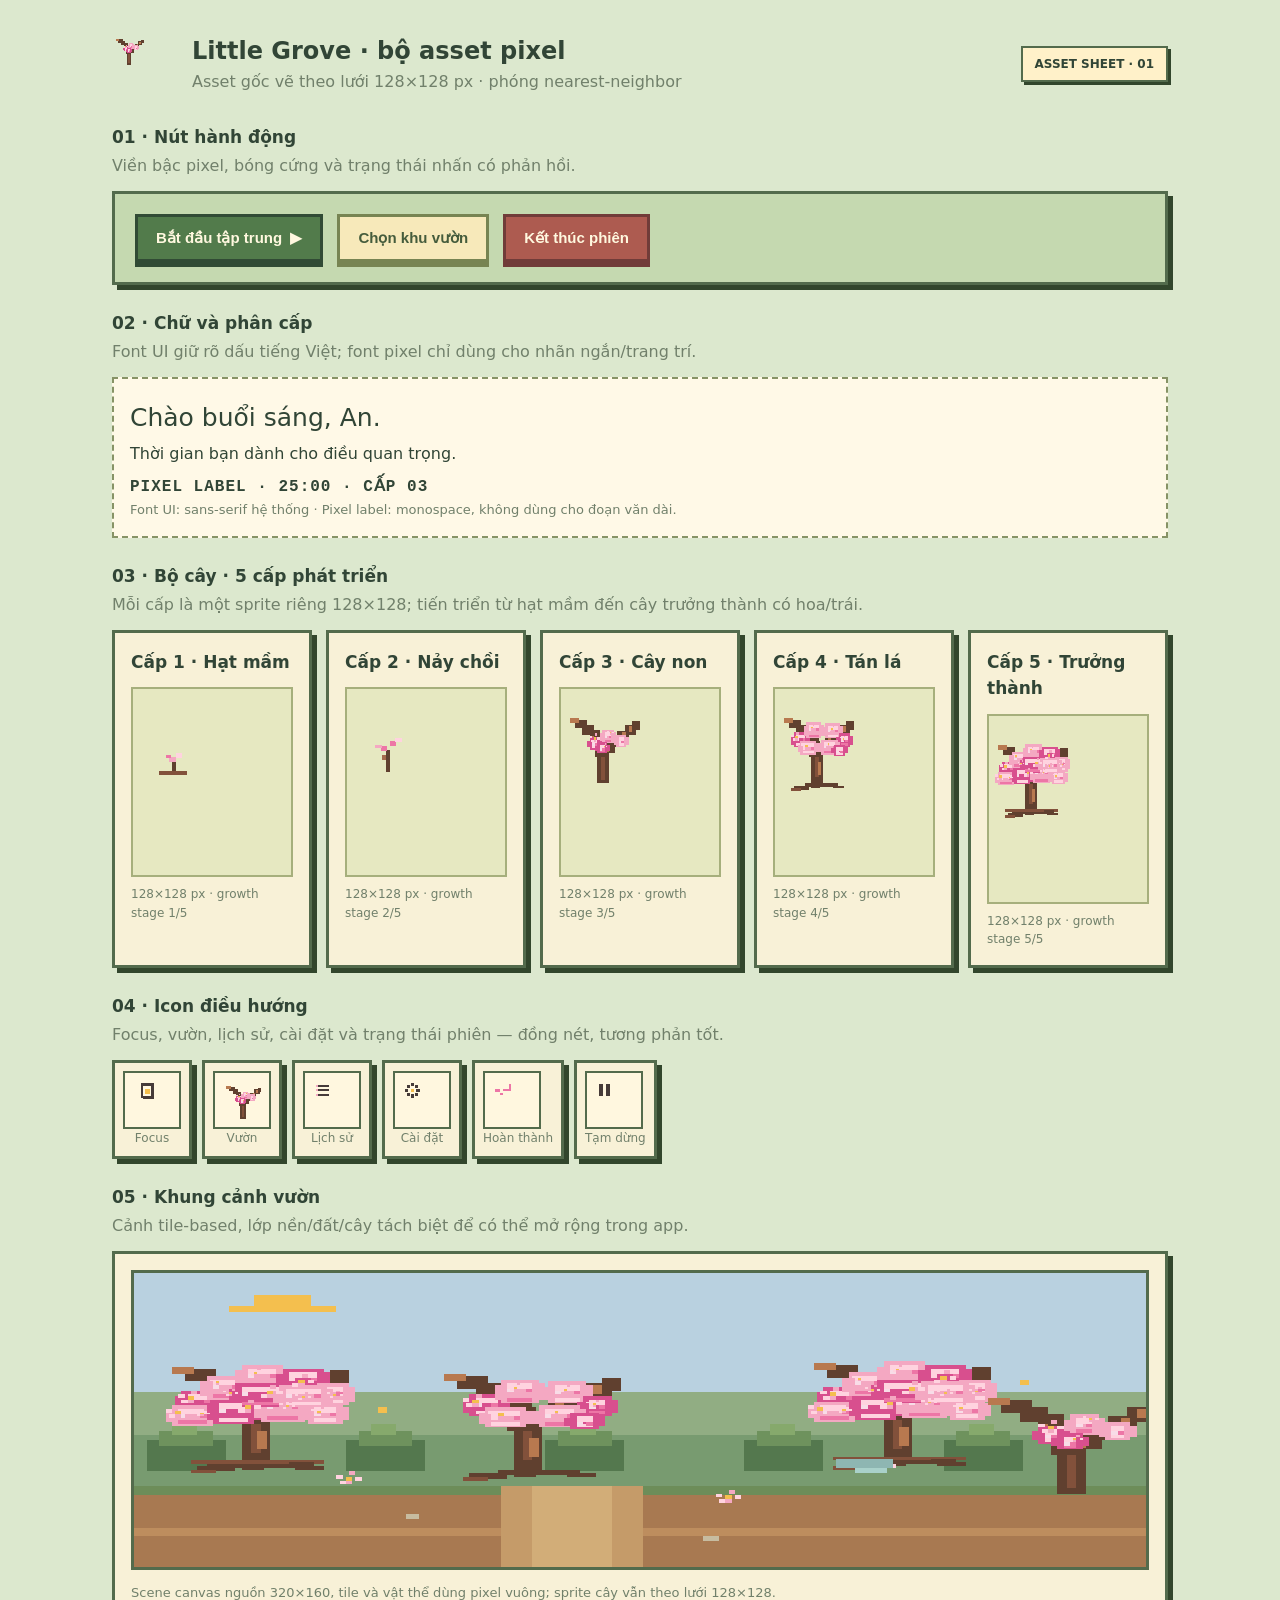
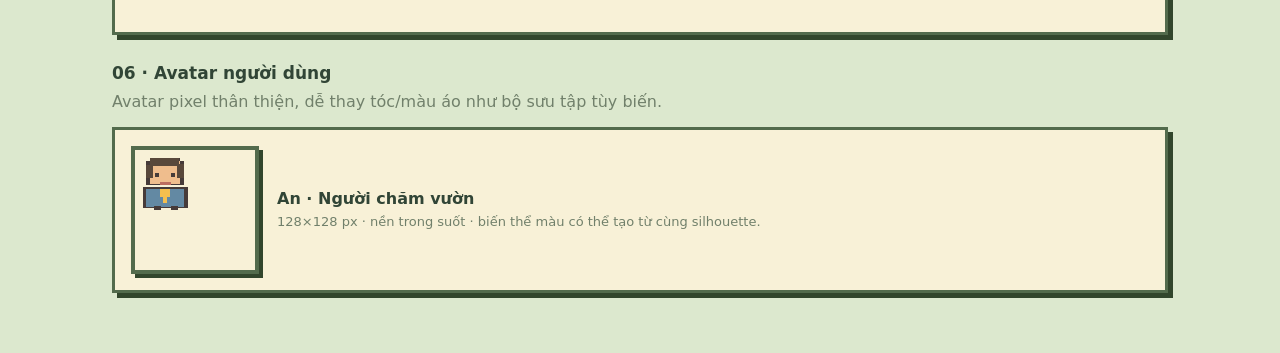
<file: design/demo/index.html>
<!doctype html>
<html lang="vi"><head><meta charset="utf-8"><meta name="viewport" content="width=device-width,initial-scale=1"><title>Little Grove · Pixel Asset Kit</title>
<style>
:root{--bg:#dce8ce;--card:#f8f1d7;--ink:#314536;--muted:#71806b;--line:#536b4c;--leaf:#59854e;--leaf2:#86ad61;--soil:#996445;--sun:#edc86b;--pink:#d78378;--shadow:#32462c}*{box-sizing:border-box}body{margin:0;background:var(--bg);color:var(--ink);font:16px/1.55 "Trebuchet MS",system-ui,sans-serif}.wrap{max-width:1100px;margin:auto;padding:32px 22px 60px}.top{display:flex;align-items:center;gap:16px;margin-bottom:28px}.top h1{font-size:24px;margin:0}.top p{margin:0;color:var(--muted)}.logo{width:64px;height:64px;image-rendering:pixelated}.tag{margin-left:auto;background:#fff1c9;border:2px solid var(--line);padding:7px 12px;font-weight:800;font-size:12px;box-shadow:3px 3px 0 var(--shadow)}h2{font-size:17px;margin:0 0 4px}section{margin-top:25px}.intro{color:var(--muted);margin:0 0 12px}.grid{display:grid;grid-template-columns:repeat(auto-fit,minmax(190px,1fr));gap:14px}.card{background:var(--card);border:3px solid var(--line);box-shadow:5px 5px 0 var(--shadow);padding:16px}.spritebox{background:#e6e8c1;border:2px solid #a6af7c;display:grid;place-items:center;min-height:190px;margin:12px 0 8px}.sprite{width:160px;height:160px;image-rendering:pixelated;image-rendering:crisp-edges}.meta{font-size:12px;color:var(--muted)}.buttons{display:flex;gap:14px;align-items:center;flex-wrap:wrap;padding:20px;background:#c5d9b0;border:3px solid var(--line);box-shadow:5px 5px 0 var(--shadow)}.btn{font:700 15px "Trebuchet MS",sans-serif;padding:12px 18px;min-height:48px;color:#fff8df;background:#527b4b;border:3px solid #314b35;box-shadow:0 5px 0 #314b35;cursor:pointer}.btn:hover{transform:translateY(-2px);box-shadow:0 7px 0 #314b35}.btn:active{transform:translateY(3px);box-shadow:0 2px 0 #314b35}.btn.secondary{background:#f7e9ba;color:#455c3c;border-color:#778452;box-shadow:0 5px 0 #778452}.btn.danger{background:#ad5b50;border-color:#713c39;box-shadow:0 5px 0 #713c39}.fontdemo{padding:16px;background:#fff9e7;border:2px dashed #879366}.pixeltype{font-family:"Courier New",monospace;font-weight:bold;letter-spacing:1px}.sample{font-size:25px;margin:4px 0}.iconrow{display:flex;gap:10px;flex-wrap:wrap}.icon{width:58px;height:58px;background:#fff7df;border:2px solid var(--line);display:grid;place-items:center}.icon canvas{width:40px;height:40px;image-rendering:pixelated}.garden{height:300px;width:100%;display:block;image-rendering:pixelated;border:3px solid var(--line)}.avatarrow{display:flex;gap:18px;align-items:center}.avatar{width:128px;height:128px;image-rendering:pixelated;border:4px solid var(--line);box-shadow:4px 4px 0 var(--shadow)}.note{font-size:13px;color:var(--muted)}@media(max-width:540px){.wrap{padding:20px 14px}.tag{display:none}.grid{grid-template-columns:repeat(2,minmax(0,1fr))}.card{padding:11px}.garden{height:210px}}
</style></head><body><main class="wrap">
<header class="top"><canvas id="brand" class="logo" width="128" height="128" aria-label="Little Grove pixel mark"></canvas><div><h1>Little Grove · bộ asset pixel</h1><p>Asset gốc vẽ theo lưới 128×128 px · phóng nearest-neighbor</p></div><span class="tag">ASSET SHEET · 01</span></header>
<section><h2>01 · Nút hành động</h2><p class="intro">Viền bậc pixel, bóng cứng và trạng thái nhấn có phản hồi.</p><div class="buttons"><button class="btn">Bắt đầu tập trung&nbsp; ▶</button><button class="btn secondary">Chọn khu vườn</button><button class="btn danger">Kết thúc phiên</button></div></section>
<section><h2>02 · Chữ và phân cấp</h2><p class="intro">Font UI giữ rõ dấu tiếng Việt; font pixel chỉ dùng cho nhãn ngắn/trang trí.</p><div class="fontdemo"><div class="sample">Chào buổi sáng, An.</div><div>Thời gian bạn dành cho điều quan trọng.</div><div class="pixeltype" style="margin-top:8px">PIXEL LABEL · 25:00 · CẤP 03</div><div class="note">Font UI: sans-serif hệ thống · Pixel label: monospace, không dùng cho đoạn văn dài.</div></div></section>
<section><h2>03 · Bộ cây · 5 cấp phát triển</h2><p class="intro">Mỗi cấp là một sprite riêng 128×128; tiến triển từ hạt mầm đến cây trưởng thành có hoa/trái.</p><div class="grid" id="stages"></div></section>
<section><h2>04 · Icon điều hướng</h2><p class="intro">Focus, vườn, lịch sử, cài đặt và trạng thái phiên — đồng nét, tương phản tốt.</p><div class="iconrow" id="icons"></div></section>
<section><h2>05 · Khung cảnh vườn</h2><p class="intro">Cảnh tile-based, lớp nền/đất/cây tách biệt để có thể mở rộng trong app.</p><div class="card"><canvas id="garden" class="garden" width="320" height="160" aria-label="Khung cảnh khu vườn pixel"></canvas><p class="note">Scene canvas nguồn 320×160, tile và vật thể dùng pixel vuông; sprite cây vẫn theo lưới 128×128.</p></div></section>
<section><h2>06 · Avatar người dùng</h2><p class="intro">Avatar pixel thân thiện, dễ thay tóc/màu áo như bộ sưu tập tùy biến.</p><div class="card avatarrow"><canvas id="avatar" class="avatar" width="128" height="128" aria-label="Avatar người dùng pixel"></canvas><div><b>An · Người chăm vườn</b><div class="note">128×128 px · nền trong suốt · biến thể màu có thể tạo từ cùng silhouette.</div></div></div></section>
</main><script>

const C={outline:'#463b39',leaf:'#ed76a6',leaf2:'#f4a8c2',leaf3:'#ffd3df',leaf4:'#d84f8e',leaf5:'#f8dce7',soil:'#60402f',soil2:'#82513b',sun:'#f4bf4e',pink:'#ed76a6',skin:'#efbd8d',hair:'#59483b',shirt:'#6389a3',dark:'#553b35',sky:'#b9d1e0',water:'#8eb6b2'};
function px(ctx,x,y,w,h,c){const q=1;ctx.fillStyle=c;ctx.fillRect(Math.round(x*q),Math.round(y*q),Math.max(1,Math.round(w*q)),Math.max(1,Math.round(h*q)))}function canvas(id,fn){const c=document.getElementById(id),x=c.getContext('2d');x.imageSmoothingEnabled=false;fn(x,c)}
function blossom(x,cx,cy,s=1){px(x,cx-3*s,cy-1*s,2*s,2*s,C.leaf3);px(x,cx+1*s,cy-3*s,2*s,2*s,C.leaf2);px(x,cx+3*s,cy,2*s,2*s,C.leaf3);px(x,cx,cy+2*s,2*s,2*s,C.leaf2);px(x,cx-2*s,cy+2*s,2*s,2*s,C.leaf3);px(x,cx,cy,2*s,2*s,C.sun)}
function branch(x,ox,oy,stage){const t=C.soil,mid='#82513b',lit='#b8794f';px(x,ox+29,oy+39,9,26,t);px(x,ox+32,oy+40,3,22,mid);px(x,ox+27,oy+31,9,13,t);px(x,ox+28,oy+26,7,9,t);px(x,ox+23,oy+22,8,8,t);px(x,ox+17,oy+18,9,8,t);px(x,ox+11,oy+14,10,7,t);px(x,ox+7,oy+13,7,4,lit);px(x,ox+34,oy+33,9,8,t);px(x,ox+40,oy+28,9,8,t);px(x,ox+45,oy+23,9,8,t);px(x,ox+51,oy+18,9,8,t);px(x,ox+57,oy+15,6,7,t);px(x,ox+35,oy+35,3,5,lit);px(x,ox+42,oy+29,3,5,lit);px(x,ox+49,oy+24,3,5,lit);px(x,ox+54,oy+19,3,5,lit);px(x,ox+27,oy+34,3,5,lit);px(x,ox+23,oy+27,3,4,lit);if(stage>=3){px(x,ox+29,oy+60,7,9,t);px(x,ox+24,oy+65,15,3,t);px(x,ox+15,oy+67,12,3,t);px(x,ox+13,oy+69,8,2,mid);px(x,ox+37,oy+65,13,3,t);px(x,ox+46,oy+67,9,2,t);px(x,ox+34,oy+48,3,10,lit)}}
function crown(x,ox,oy,stage){const clusters=stage===2?[[21,28,12,10],[31,22,13,11],[42,26,12,10],[27,32,12,9]]:stage===3?[[13,24,15,12],[23,16,16,13],[38,17,16,12],[49,25,13,11],[18,31,17,11],[35,30,17,12],[45,34,13,9]]:[[8,26,15,12],[16,18,16,13],[27,12,17,14],[40,14,17,13],[51,22,14,12],[5,34,17,11],[18,31,17,13],[33,29,18,14],[48,33,15,11],[25,22,20,13],[39,23,19,12]];clusters.forEach(([cx,cy,w,h],i)=>{const base=i%3===0?C.leaf4:C.leaf2;px(x,ox+cx+2,oy+cy,w-4,h,base);px(x,ox+cx,oy+cy+3,3,h-5,base);px(x,ox+cx+w-3,oy+cy+2,3,h-4,base);px(x,ox+cx+4,oy+cy+2,w-8,3,C.leaf3);px(x,ox+cx+4,oy+cy+h-3,w-8,2,i%2?C.leaf:C.leaf3);px(x,ox+cx+4,oy+cy+5,2,2,C.leaf5);px(x,ox+cx+w-6,oy+cy+5,2,2,C.leaf)});const flowers=stage===2?[[26,28],[39,24],[34,35]]:stage===3?[[16,27],[29,20],[45,21],[24,34],[42,33],[54,29]]:[[12,29],[21,21],[33,16],[47,20],[58,28],[16,38],[30,34],[43,34],[53,37],[37,26],[25,27],[48,29],[8,37]];flowers.forEach(([fx,fy],i)=>blossom(x,ox+fx,oy+fy,i%3===0?1:0.7))}
function plant(x,stage,ox=0,oy=0){if(stage===0){px(x,ox+31,oy+47,3,8,C.soil);px(x,ox+29,oy+44,5,4,C.leaf2);px(x,ox+34,oy+41,5,4,C.leaf3);px(x,ox+26,oy+42,4,3,C.leaf);px(x,ox+21,oy+55,22,3,C.soil2);return}if(stage===1){px(x,ox+31,oy+38,3,18,C.soil);px(x,ox+27,oy+35,5,4,C.leaf);px(x,ox+22,oy+34,6,3,C.leaf2);px(x,ox+34,oy+31,5,4,C.leaf);px(x,ox+38,oy+29,6,3,C.leaf3);px(x,ox+28,oy+42,3,4,'#a66b4d');return}branch(x,ox,oy,stage);crown(x,ox,oy,stage);if(stage===4){px(x,ox+13,oy+64,42,2,C.soil2);px(x,ox+18,oy+66,7,2,C.soil);px(x,ox+44,oy+65,8,2,C.soil)}}const names=['Hạt mầm','Nảy chồi','Cây non','Tán lá','Trưởng thành'];document.getElementById('stages').innerHTML=names.map((n,i)=>`<article class="card"><h2>Cấp ${i+1} · ${n}</h2><div class="spritebox"><canvas class="sprite" width="128" height="128" id="tree${i}"></canvas></div><div class="meta">128×128 px · growth stage ${i+1}/5</div></article>`).join('');names.forEach((_,i)=>canvas('tree'+i,x=>{x.clearRect(0,0,128,128);plant(x,i)}));
canvas('brand',x=>{x.clearRect(0,0,128,128);plant(x,2)});
const iconNames=['Focus','Vườn','Lịch sử','Cài đặt','Hoàn thành','Tạm dừng'];document.getElementById('icons').innerHTML=iconNames.map((n,i)=>`<div class="card" style="padding:8px;text-align:center"><div class="icon"><canvas width="64" height="64" id="ico${i}"></canvas></div><div class="meta">${n}</div></div>`).join('');iconNames.forEach((_,i)=>canvas('ico'+i,x=>{const k=C.outline;if(i===0){px(x,14,5,4,23,k);px(x,18,5,17,4,k);px(x,18,26,17,4,k);px(x,31,9,4,16,k);px(x,21,14,8,8,C.sun)}if(i===1){plant(x,2,0,-3)}if(i===2){[8,15,22].forEach(y=>{px(x,6,y,21,3,k);px(x,6,y,3,3,C.leaf2)})}if(i===3){for(let a=0;a<8;a++){let t=a*Math.PI/4;px(x,14+Math.round(Math.cos(t)*9),14+Math.round(Math.sin(t)*9),5,5,k)}px(x,14,14,5,5,C.sun)}if(i===4){px(x,5,15,8,4,C.leaf);px(x,12,20,5,4,C.leaf);px(x,17,14,14,4,C.leaf);px(x,27,7,4,9,C.leaf)}if(i===5){px(x,8,7,6,19,k);px(x,19,7,6,19,k)}}));
canvas('garden',x=>{x.fillStyle=C.sky;x.fillRect(0,0,320,160);px(x,30,18,34,3,C.sun);px(x,38,12,18,6,C.sun);px(x,0,65,320,35,'#91ad83');px(x,0,88,320,34,'#789b70');px(x,0,116,320,44,'#a87951');px(x,0,116,320,5,'#6d8d59');px(x,0,139,320,4,'#bd8d5e');px(x,116,116,45,44,'#c59b69');px(x,126,116,25,44,'#d2ad78');for(let i=0;i<5;i++){let xx=4+i*63;px(x,xx,91,25,17,'#54784e');px(x,xx+4,86,17,8,'#6e925d');px(x,xx+8,82,8,6,'#86a96c')}plant(x,4,5,38);plant(x,3,91,42);plant(x,4,208,36);plant(x,2,263,55);blossom(x,67,111,1);blossom(x,187,121,1);blossom(x,236,104,1);px(x,222,101,18,5,C.water);px(x,228,106,10,3,'#a9d1ca');px(x,77,73,3,3,C.sun);px(x,280,58,3,3,C.sun);px(x,86,131,4,3,'#c7bca0');px(x,180,143,5,3,'#c7bca0')});
canvas('avatar',x=>{x.clearRect(0,0,128,128);px(x,16,8,32,4,C.outline);px(x,12,12,40,25,C.outline);px(x,16,12,32,24,C.skin);px(x,16,9,31,8,C.hair);px(x,12,16,7,14,C.hair);px(x,45,15,7,15,C.hair);px(x,21,25,5,4,C.outline);px(x,38,25,5,4,C.outline);px(x,27,34,11,3,'#bd6e60');px(x,8,39,48,23,C.outline);px(x,12,42,40,19,C.shirt);px(x,27,42,10,8,C.sun);px(x,30,42,4,14,C.sun);px(x,20,60,8,4,C.outline);px(x,38,60,8,4,C.outline)});
</script></body></html>
</file>
